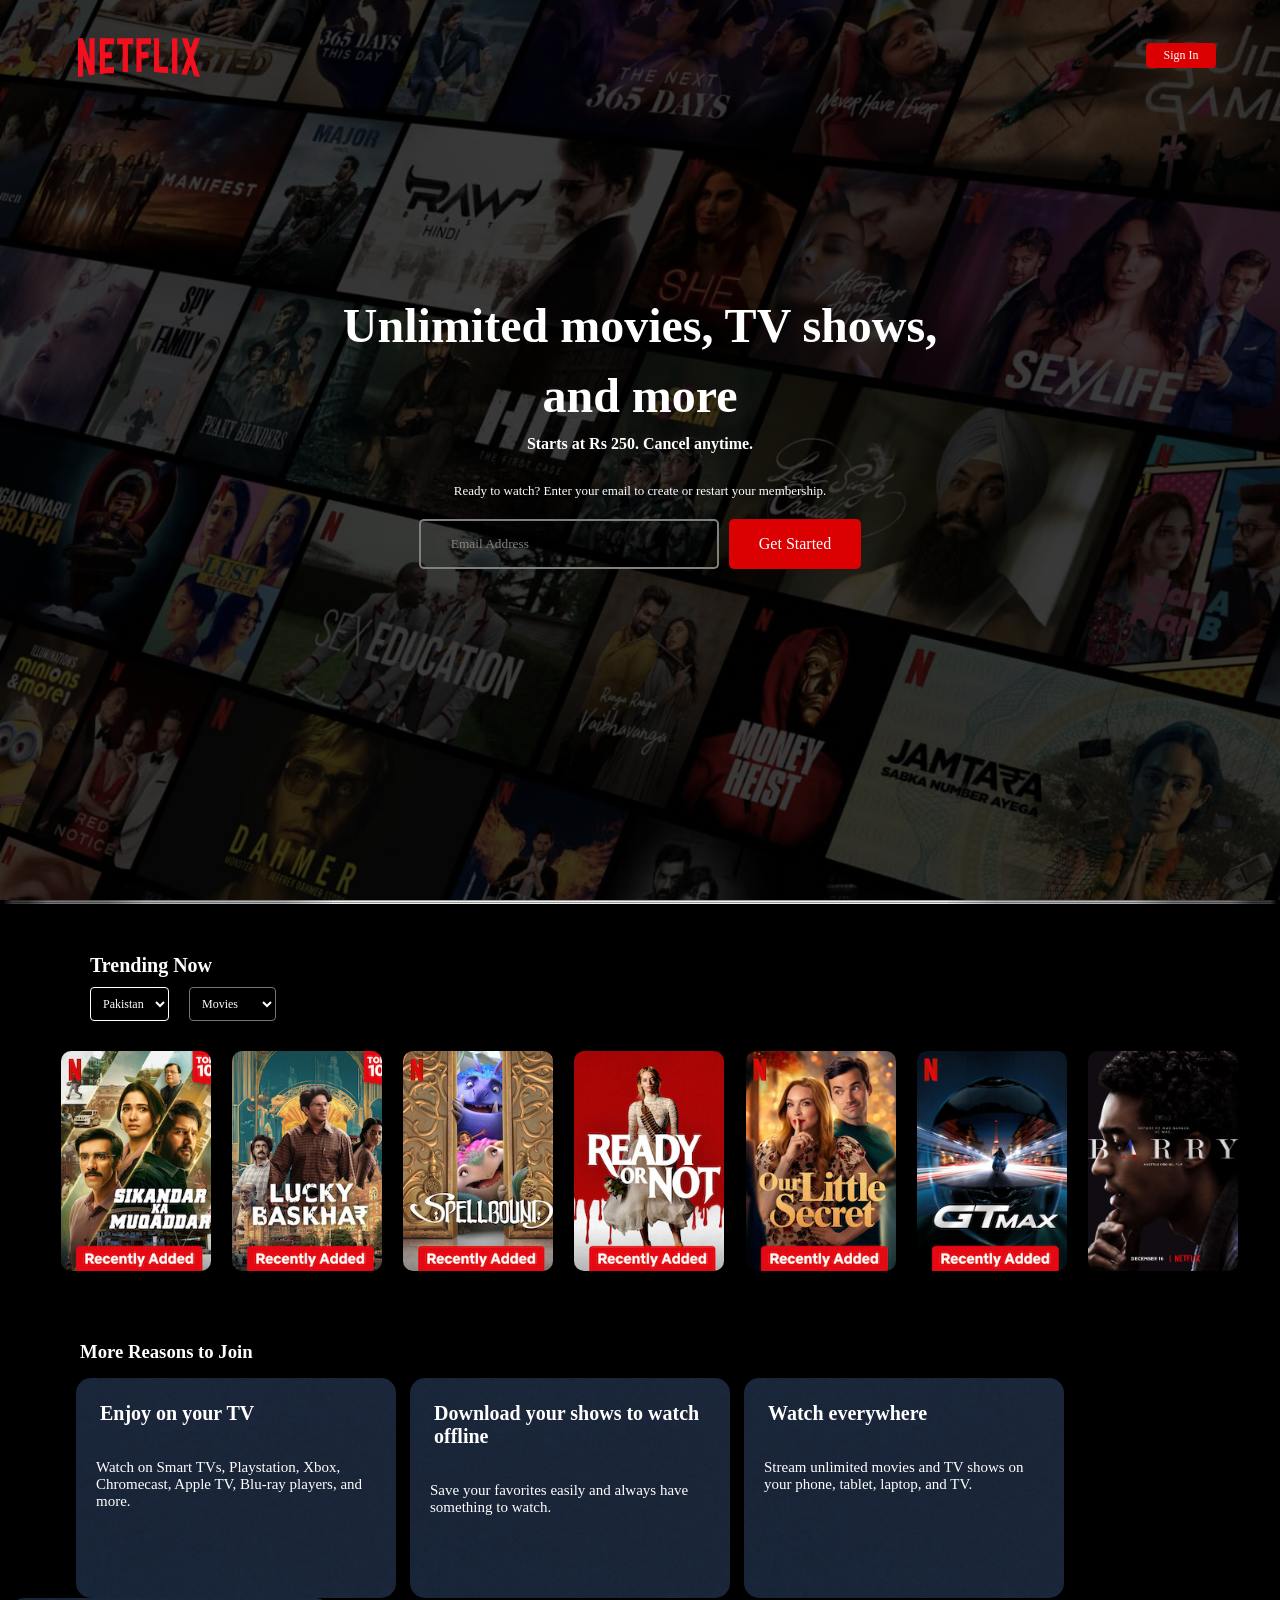
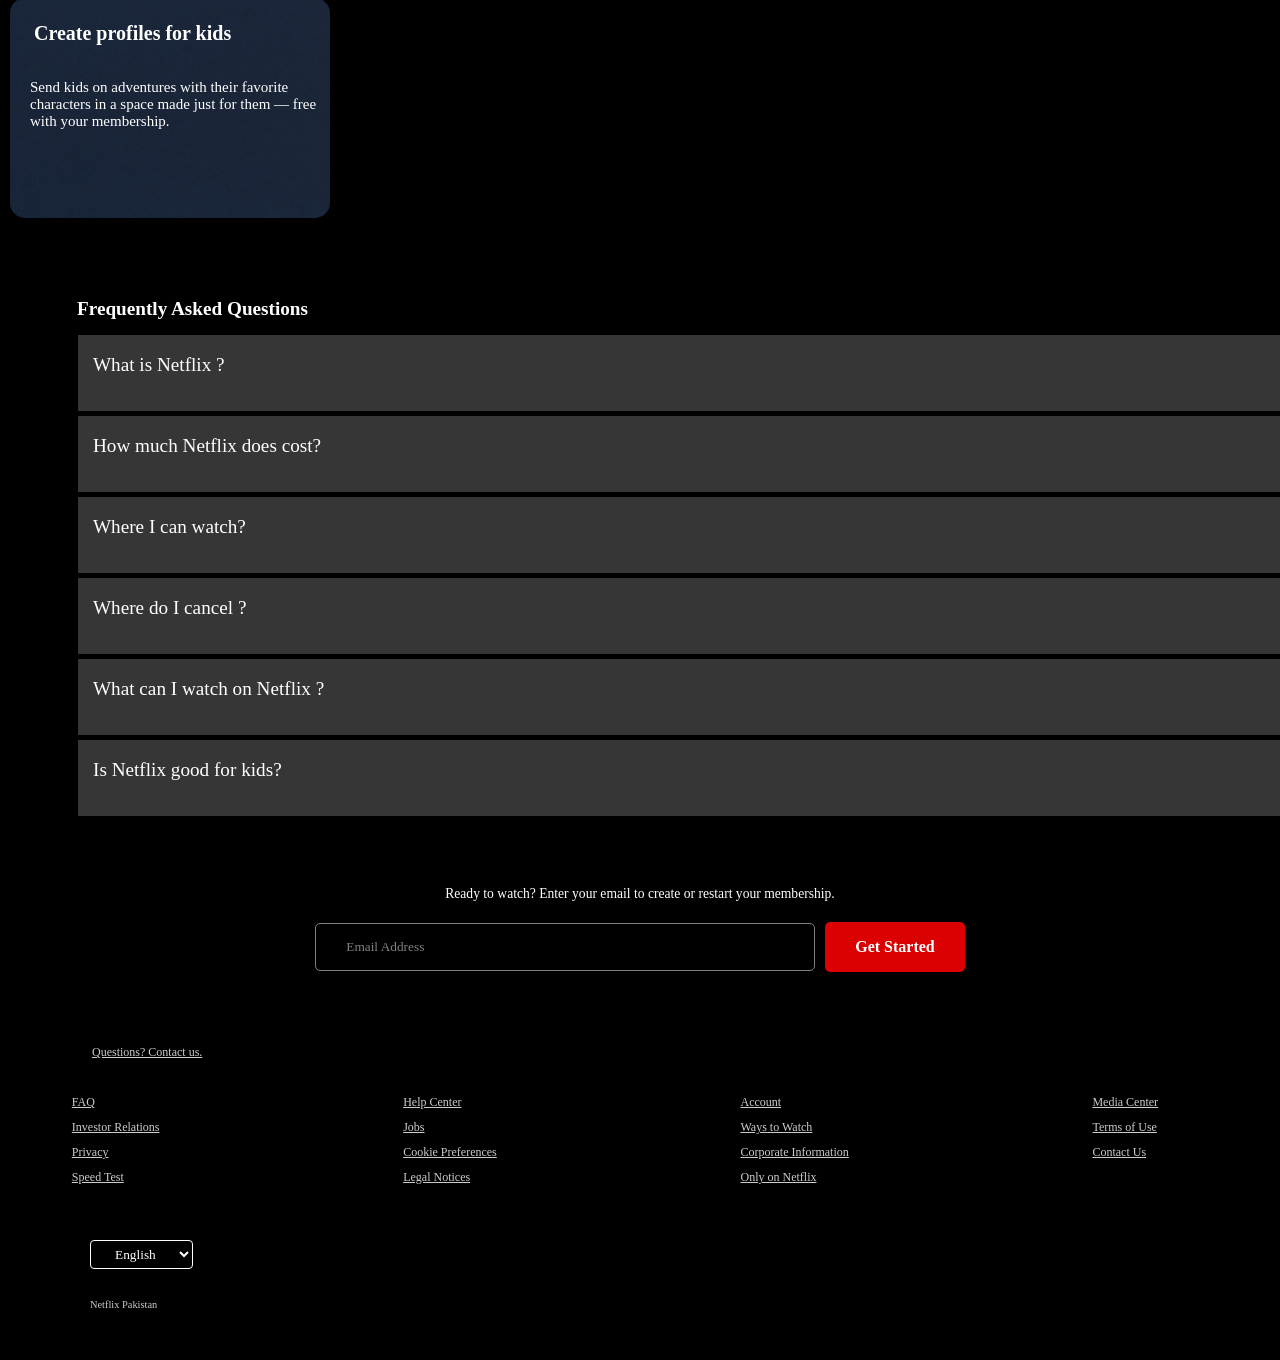
<file: index.html>
<!DOCTYPE html>
<html lang="en">
<head>
    <meta charset="UTF-8">
    <meta name="viewport" content="width=device-width, initial-scale=1.0">
    <title>Netflix-Pakistan Watch</title>
    <link rel="stylesheet" href="/index.css">
</head>
<body>
    <div class="header">
        <nav>
            <img src="/pngwing.com.png" class="logo">
            <div>
            <button>
                <a href="/signIn.html" target="_main">Sign In</a>
            </button>
            </div>
        </nav>

        <div class="header-content">
            <h1>Unlimited movies, TV shows, and more</h1>
            <h3>Starts at Rs 250. Cancel anytime.</h3>
            <p>Ready to watch? Enter your email to create or restart your membership.</p>

            <div class="enter">
                <div class="email-signup1">
                    <input type="text" placeholder="Email Address" >
                </div>
    
                <div class="email-signup2">
                    <button type="submit">Get Started</button>
                </div>
            </div>
        </div>
        </div>

        <hr><hr>


    <div class="feactures">
        <h4>Trending Now</h4>
        <div class="count">
            <select class="country">
                <option value="Pakistan">Pakistan</option>
                <option value="Global">Global</option>
            </select>

            <div class="sel">
                <select class="show">
                    <option value="Movies">Movies</option>
                    <option value="Tv Shows">Tv Shows</option>
                </select>
            </div>
        </div>

        <div class="pictures">
            <div class="pic1"></div>
            <div class="pic2"></div>
            <div class="pic3"></div>
            <div class="pic4"></div>
            <div class="pic5"></div>
            <div class="pic6"></div>
            <div class="pic7"></div>
            <div class="pic8"></div>
        </div>

        <div class="texts">
            <h3>More Reasons to Join</h3>
            <div class="text1">
                <h4>Enjoy on your TV</h4>
                <p>Watch on Smart TVs, Playstation, Xbox, Chromecast, Apple TV, Blu-ray players, and more.</p>
            </div>

            <div class="text2">
                <h4>Download your shows to watch offline</h4>
                <p>Save your favorites easily and always have something to watch.</p>
            </div>
            
            <div class="text3">
                <h4>Watch everywhere</h4>
                <p>Stream unlimited movies and TV shows on your phone, tablet, laptop, and TV.</p>
            </div>

            <div class="text4">
                <h4>Create profiles for kids</h4>
                <p>Send kids on adventures with their favorite characters in a space made just for them — free with your membership.</p>
            </div>
        </div>
    </div>

    <div class="ques">
        <h4>Frequently Asked Questions</h4>

        <div class="quesrow">
            <button>What is Netflix ?</button>
            <button>How much Netflix does cost?</button>
            <button>Where I can watch?</button>
            <button>Where do I cancel ?</button>
            <button>What can I watch on Netflix ?</button>
            <button>Is Netflix good for kids?</button>
        </div>
    </div>

    <div class="endcontent">
        <p>Ready to watch? Enter your email to create or restart your membership.</p>

        <div class="enter">
            <div class="email-signup1">
                <input type="text" placeholder="Email Address" >
            </div>

            <div class="email-signup2">
                <button type="submit">Get Started</button>
            </div>
        </div>
    </div>

    <div class="footer">
        <a href="#">Questions? Contact us.</a>
    </div>

    <div class="footer1">
        <ul class="col0">
            <a href="#">FAQ</a>
            <a href="#">Investor Relations</a>
            <a href="#">Privacy</a>
            <a href="#">Speed Test</a>
        </ul>

        <ul class="col1">
            <a href="#">Help Center</a>
            <a href="#">Jobs</a>
            <a href="#">Cookie Preferences</a>
            <a href="#">Legal Notices</a>
        </ul>

        <ul class="col2">
            <a href="#">Account</a>
            <a href="#">Ways to Watch</a>
            <a href="#">Corporate Information</a>
            <a href="#">Only on Netflix</a>
        </ul>

        <ul class="col3">
            <a href="#">Media Center</a>
            <a href="#">Terms of Use</a>
            <a href="#">Contact Us</a>
        </ul>
    </div>

    <div class="endfooter">
       <select class="lang">
        <option value="English">English</option>
       </select>
       <p>Netflix Pakistan</p>
    </div>
</body>
</html>
</file>
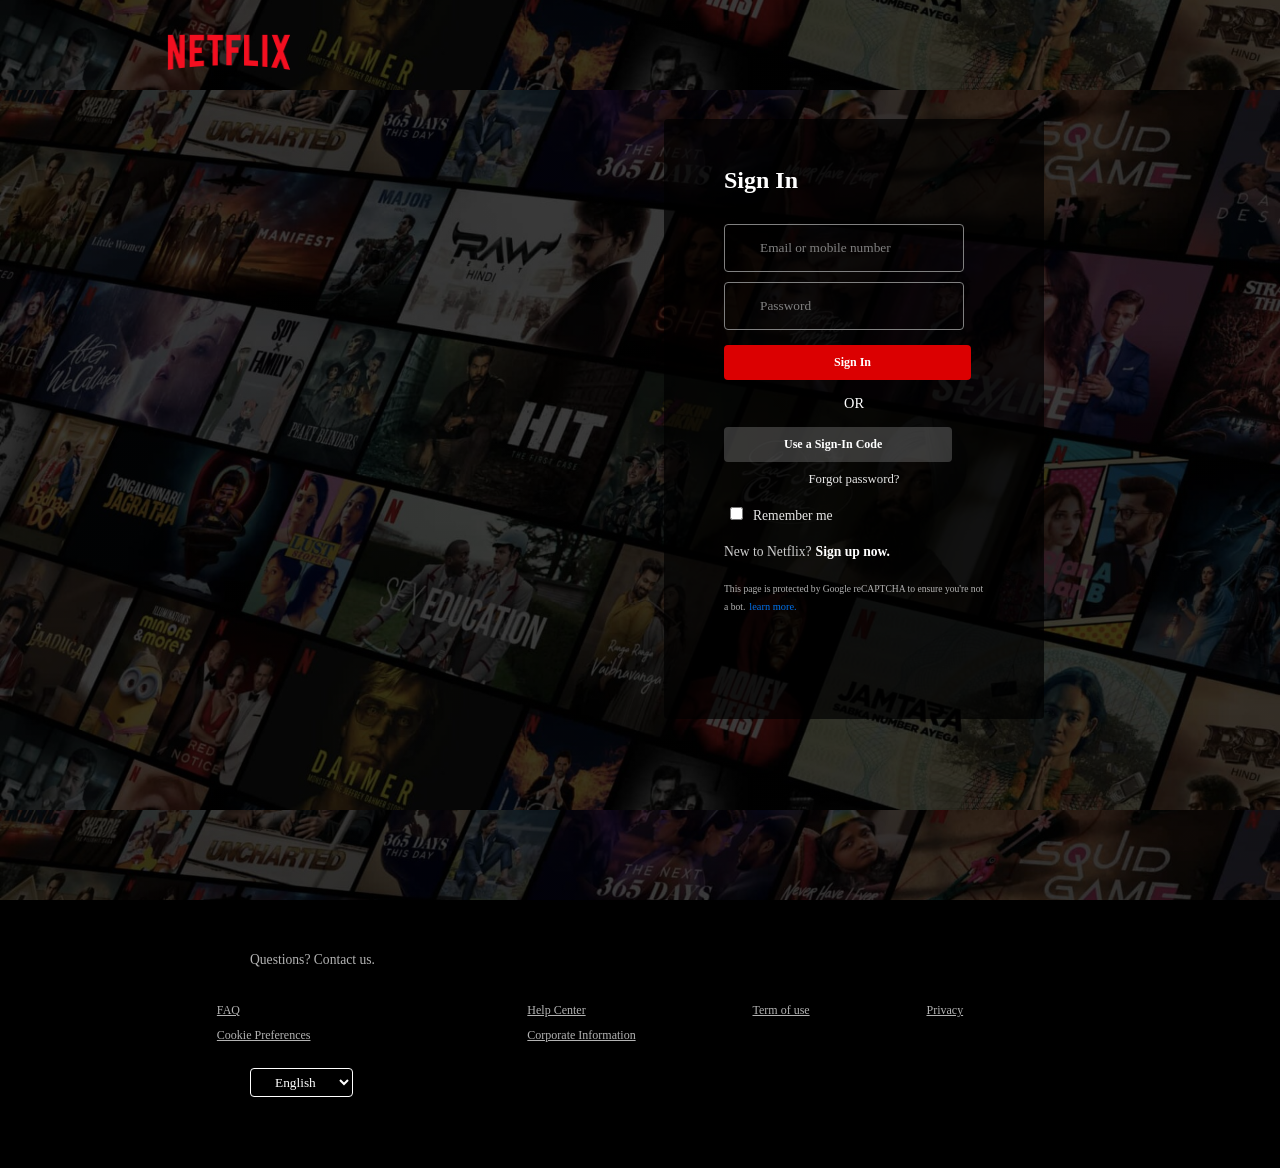
<file: signIn.html>
<!DOCTYPE html>
<html lang="en">
<head>
    <meta charset="UTF-8">
    <meta name="viewport" content="width=device-width, initial-scale=1.0">
    <title>Netflix</title>
    <link rel="stylesheet" href="/signIn.css">
</head>
<body>
    <div class="header">
        <img src="/pngwing.com.png" class="logo">

        <div class="allsignin">
            <div class="heading">
                <h2>Sign In</h2>
            </div>
    
            <div class="content1">
                <input type="text" placeholder="Email or mobile number">
            </div>

            <div class="content2">
                <input type="password" placeholder="Password">
            </div>

            <div class="click">
                <button>Sign In</button>
                <p>OR</p>
            </div>

            <div class="code">
                <button>Use a Sign-In Code</button><br>
                <a href="#">Forgot password?</a>
            </div>

            <div class="sel">
                <input type="checkbox">
                <p>Remember me</p>
            </div>

            <div class="tag">
                <p>New to Netflix?</p>
                <a href="#">Sign up now.</a>
            </div>
            <br>
            <div class="end">
                <p>This page is protected by Google reCAPTCHA to ensure you're not a bot.</p>
                <a href="#">learn more.</a>
            </div>
        </div>
    </div>


    <div class="footer">
        <a href="#">Questions? Contact us.</a>
    </div>

    <div class="footer1">
        <ul class="col0">
            <a href="#">FAQ</a>
            <a href="#">Cookie Preferences</a>
        </ul>

        <ul class="col1">
            <a href="#">Help Center</a>
            <a href="#">Corporate Information</a>
        </ul>

        <ul class="col2">
            <a href="#">Term of use</a>
        </ul>

        <ul class="col3">
            <a href="#">Privacy</a>
        </ul>
    </div>

    <div class="endfooter">
        <select class="lang">
         <option value="English">English</option>
        </select>
     </div>
</body>
</html>
</file>
<file: index.css>
*{
    padding: 0px;
    margin: 0px;
    font-family: 'poppins' , 'sans-serif';
    box-sizing: border-box;
}

body{
    background-color: black;
    color: #fff;
}

.header{
    width: 100%;
    height: 100vh;
    background-image: linear-gradient(rgba(0,0,0,0.7) , rgba(0,0,0,0.7)) , url(/header-image.jpg);
    background-size: cover;
    background-position: center;
    padding: 5px 5%;
    position: relative;
}

nav{
    display: flex;
    align-items: center;
    justify-content: space-between;
}

.logo{
    height: 100px;
    width: 150px;
    cursor: pointer;
}


nav button a{
    text-decoration: none;
    color: white;
}
nav button{
    color: #fff;
    background-color: #db0001;
    border: 0;
    outline: 0;
    height: 25px;
    width: 70px;
    border-radius: 4px;
    padding: 7px , 12px;
    font-size: 12px;
    font-weight: 500;
    cursor: pointer;
}
nav button:hover{
    background-color:  rgba(219, 0, 1, 0.8);
}

.header-content{
    position:absolute;
    top: 40%;
    left: 50%;
    transform : translate(-50% , -50%);
    text-align: center;
    margin-top: 70px;
}

.header-content h1{
    margin-bottom: 0.25rem;
    font-size: 3rem;
    line-height: 70px;
    font-weight: 700;
    max-width: 650px;
}

.header-content h3{
    font-weight: 600;
    margin-bottom: 20px;
    font-size:medium;
}

.header-content p{
    margin-top: 30px;
    font-size: small;
}

hr{
    color: #db0001;
    border-radius: 100%;
}

.enter{
    display: flex;
    justify-content: center;
    align-items: center;

}

.email-signup1 input{
    margin-top: 20px;
    border: 0.01 solid white;
    outline: 0;
    margin-right: 10px;
    background: transparent;
    color: #fff;
    padding: 15px 30px ;
    overflow: hidden;
    border-radius: 5px;
    width: 300px;
    filter: contrast(0);
}
.email-signup1 input:hover{
    border: white 3px solid;
}

.email-signup2 button{
    margin-top: 20px;
    background-color: rgb(219, 0, 1);
    border: 0;
    outline: 0;
    font-size: 16px;
    color: #fff;
    cursor: pointer;
    padding: 16px 30px ;
    border-radius: 5px;
}
.email-signup2 button:hover{
    background-color: rgba(219, 0, 1, 0.8);
}


.feactures h4{
    margin-top: 50px;
    margin-left: 90px;
    font-size: 20px;
    font-weight: 600;
}

.count{
    display: flex;
}

.country{
    margin-top: 10px;
    margin-left: 90px;
    padding: 8px 8px;
    font-size: 12px;
    border-radius: 4px;
    cursor: pointer;
    background-color: transparent;
    color: #fff;
    border: 0.5px solid white;
}

.show{
    margin-top: 10px;
    margin-left: 20px;
    padding: 8px 8px;
    font-size: 12px;
    border-radius: 4px;
    cursor: pointer;
    background-color: transparent;
    color: #fff;
}

.pictures{
    margin-top: 30px;
    margin-left: 40px;
    display: flex;
    justify-content: space-evenly;
}

.pic1{
    background-image: url(/pic1.jpg);
    background-size: cover;
    background-size: cover;
    height: 220px;
    width: 150px;
    border-radius: 10px;
    cursor: pointer;
}
.pic1:hover{
    height: 230px;
    width: 160px;
    transition-delay: 0s;
    transition: ease-in-out;
}

.pic2{
    background-image: url(/pic3.jpg);
    background-size: cover;
    height: 220px;
    width: 150px;
    border-radius: 10px;
    cursor: pointer;
}
.pic2:hover{
    height: 230px;
    width: 160px;
    transition-delay: 0s;
    transition: ease-in-out;
}

.pic3{
    background-image: url(/pic4.jpg);
    background-size: cover;
    height: 220px;
    width: 150px;
    border-radius: 10px;
    cursor: pointer;
}
.pic3:hover{
    height: 230px;
    width: 160px;
    transition-delay: 0s;
    transition: ease-in-out;
}

.pic4{
    background-image: url(/pic12.jpg);
    background-size: cover;
    height: 220px;
    width: 150px;
    border-radius: 10px;
    cursor: pointer;
}
.pic4:hover{
    height: 230px;
    width: 160px;
    transition-delay: 0s;
    transition: ease-in-out;
}

.pic5{
    background-image: url(/pic13.jpg);
    background-size: cover;
    height: 220px;
    width: 150px;
    border-radius: 10px;
    cursor: pointer;
}
.pic5:hover{
    height: 230px;
    width: 160px;
    transition-delay: 0s;
    transition: ease-in-out;
}

.pic6{
    background-image: url(/pic14.jpg);
    background-size: cover;
    height: 220px;
    width: 150px;
    border-radius: 10px;
    cursor: pointer;
}
.pic6:hover{
    height: 230px;
    width: 160px;
    transition-delay: 0s;
    transition: ease-in-out;
}

.pic7{
    background-image: url(/pic8.jpg);
    background-size: cover;
    height: 220px;
    width: 150px;
    border-radius: 10px;
    cursor: pointer;
}
.pic7:hover{
    height: 230px;
    width: 160px;
    transition-delay: 0s;
    transition: ease-in-out;
}

.texts h3{
    margin-top: 70px;
    margin-left: 80px;
}

.texts div{
    display: inline-table;
}

.text1{
    margin-top: 15px;
    margin-left:76px ;
    background-image: url(/text2.jpg);
    background-size: cover;
    height: 220px;
    width: 320px;
    border-radius: 15px;
}

.text1 h4{
    margin: 0;
    font-size: 20px ;
    display: flex;
    align-items: center;
    padding: 24px ;
}

.text1 p{
    margin-left: 10px;
    font-size: 15px;
    padding: 10px;
}

.text2{
    margin-left: 10px;
    background-image: url(/text2.jpg);
    background-size: cover;
    height: 220px;
    width: 320px;
    border-radius: 15px;
}

.text2 h4{
    margin: 0;
    font-size: 20px ;
    display: flex;
    align-items: center;
    padding: 24px ;
}

.text2 p{
    margin-left: 10px;
    font-size: 15px;
    padding: 10px;
}

.text3{
    margin-left: 10px;
    background-image: url(/text2.jpg);
    background-size: cover;
    height: 220px;
    width: 320px;
    border-radius: 15px;
    margin-top: 10px;
}

.text3 h4{
    margin: 0;
    font-size: 20px ;
    display: flex;
    align-items: center;
    padding: 24px ;
}

.text3 p{
    margin-left: 10px;
    font-size: 15px;
    padding: 10px;
}

.text4{
    margin-left: 10px;
    background-image: url(/text2.jpg);
    background-size: cover;
    height: 220px;
    width: 320px;
    border-radius: 15px;
}

.text4 h4{
    margin: 0;
    font-size: 20px ;
    display: flex;
    align-items: center;
    padding: 24px ;
}

.text4 p{
    margin-left: 10px;
    font-size: 15px;
    padding: 10px;
}

.ques h4{
    margin-left: 77px;
    margin-top: 80px;
    font-size: 1.2rem;
    margin-bottom: 10px;
}

.ques{
    width: 100%;
}

.quesrow{
    display: flex;
    align-items: center;
    justify-content: center;
    flex-direction: column;
}

.quesrow button{
    color: #fff;
    text-align: start;
    margin-top: 5px;
    font-size: larger;
    padding: 19px 15px;
    width: 1320px;
    align-self: flex-start;
    margin-left: 78px;
    border-radius: 0;
    outline: 0;
    border: 0px;
    background-color: rgb(54, 54, 54);
}
.quesrow button:hover{
    background-color: rgb(75, 73, 73);
}

.quesrow button::after{
    content: '+';
    float: right;
    font-size: 34px;
    font-weight: lighter;
}

.endcontent p{
    display: flex;
    justify-content: center;
    font-size: 0.85rem;
    margin-top: 70px;
}

.endcontent .enter .email-signup1 input{
    width: 500px;
    border: 0.5px solid white;
    border-radius: 5px;
    filter: contrast(0);
}
.endcontent .enter .email-signup1 input:hover{
    border: #fff 2px solid;
}

.endcontent .enter .email-signup2 button{
    border-radius: 5px;
    font-weight: bold;
}

.footer{
    margin-top: 70px;
    margin-left: 92px;
}

.footer a{
    color: rgba(255, 255, 255,0.8);
    font-size: 0.75rem;
}

.footer1{
    color: rgba(255, 255, 255,0.8);
    height: 300px;
    display: flex;
    justify-content: space-around;
    margin-left: -50px;
}

ul{
    margin-top: 25px; 
}

ul a{
    display: block;
    color: rgba(255, 255, 255,0.8);
    font-size: 0.75rem;
    margin-top: 10px;
}

.endfooter{
    margin-left: 90px;
    margin-top: -120px;
}
.endfooter .lang{
    border: 0.1px solid white;
    color: #fff;
    padding: 5px 20px;
    background-color: transparent;
    border-radius: 4px;
}

.endfooter p{
    color:rgba(255, 255, 255,0.8) ;
    font-size: 0.65rem;
    margin-top: 30px;
}
</file>
<file: signIn.css>
*{
    margin: 0px;
    padding: 0px;
    font-family: 'poppins' , 'sans-serif';
    box-sizing: border-box;
}

body{
    color: white;
    background-color: black;
}
.header{
    width: 100%;
    height: 100vh;
    background-image: linear-gradient(rgba(0,0,0,0.7) , rgba(0,0,0,0.7)) , url(/header-image.jpg);
    background-size: contain;
    background-position: center;
    padding: 5px 5%;
    position: relative;
}

.logo{
    margin-left: 90px;
    height: 90px;
    width: 150px;
    cursor: pointer;
}

.allsignin{
    color: rgb(255,255,255);
    height: 600px;
    width: 380px;
    background-color: rgba(0,0,0,0.7);
    padding: 48px 60px;
    border-radius: 4px;
    margin-left: 600px;
    margin-top: 20px;
}

.heading h2{
    color: rgb(255,255,255);
    align-items: left;
    margin-bottom: 10px;
    font-size: 1.5rem;
    font-weight: 700;
}

.content1 input{
    padding: 15px 35px;
    border: 0.1px solid white;
    color: white;
    background-color: transparent;
    margin-top: 20px;
    outline: white;
    border-radius: 4px;
    filter: contrast(0);
}
.content1 input:hover{
    border: #fff 2px solid;
}

.content2 input{
    padding: 15px 35px;
    border: 0.1px solid white;
    color: white;
    background: transparent;
    margin-top: 10px;
    outline: white;
    border-radius: 4px;
    filter: contrast(0);
}
.content2 input:hover{
    border: #fff 2px solid;
}

.click button{
    align-items: center;
    color: white;
    background-color: rgb(219, 0, 1);
    border: 0px;
    outline: none;
    padding: 10px 100px 10px 110px;
    margin-top: 15px;
    border-radius: 4px;
    font-weight: 700;
    font-size: 0.75rem;
    margin-left: 0px;
}
.click button:hover{
    background-color: rgba(219, 0, 1, 0.8);
}

.click p{
    margin-top: 15px;
    display: flex;
    justify-content: center;
    color: rgb(255,255,255);
    font-weight: 100;
    font-size: 0.9rem;
}

.code button{
    margin-top: 15px;
    padding: 10px 70px 10px 60px;
    border-radius: 4px;
    outline: none;
    background-color: rgba(128,128,128,0.4);
    border: 0px;
    color: white;
    font-weight: 700;
    font-size: 0.75rem;
}
.code button:hover{
    background-color: rgba(128,128,128,0.3);
}

.code a{
    text-decoration: none;
    color: rgba(255,255,255,0.9);;
    display: flex;
    justify-content: center;
    margin-top: 10px;
    font-size: 0.8rem;
}
.code a:hover{
    text-decoration: underline;
}

.sel input{
    width: 25px;
    display: inline-block;
    justify-content: start;
    margin-top: 20px;
    font-size: 0.5rem;
    padding: 44px 44px ;
}

.sel p{
    display: inline-block;
    justify-content: center;
    font-size: 0.85rem;
    color: rgba(255,255,255,0.9);
    cursor: pointer;
}

.tag p{
    display: inline-flex;
    margin-top: 20px;
    font-size: 0.85rem;
    font-weight: lighter;
    color: rgba(255,255,255,0.8);
}

.tag a{
    text-decoration: none;
    color: white;
    font-size: 0.85rem;
    font-weight: 700;
}
.tag a:hover{
    text-decoration: underline;
}

.end p{
    display: inline;
    margin-top: 25px;
    font-size: 0.6rem;
    color: rgba(255,255,255,0.7);
}
.end a{
    color: #0071eb;
    font-size: 0.65rem;
    text-decoration: none;
}
.end a:hover{
    text-decoration: underline;
}

.footer{
    background-color: black;
    margin-top: 50px;
}

.footer a{
    font-size: 0.85rem;
    color: rgba(255, 255, 255,0.7);
    margin-left: 250px;
    text-decoration: none;
}
.footer a:hover{
    text-decoration: underline;
}

.footer1{
    background-color: black;
    color: rgba(255, 255, 255,0.7);
    height: 200px;
    display: flex;
    justify-content: space-evenly;
    box-sizing: border-box;
}

ul{
    margin-top: 25px; 
}

ul a{
    display: block;
    color: rgba(255, 255, 255,0.7);
    font-size: 0.75rem;
    margin-top: 10px;
}

.col0{
    margin-left: -100px;
}

.col1{
    margin-left: -100px;
}

.col2{
    margin-left: -200px;
}

.col3{
    margin-left: -200px;
}

.endfooter{
    margin-left: 250px;
    margin-top: -100px;
}
.endfooter .lang{
    border: 0.1px solid white;
    color: #fff;
    padding: 5px 20px;
    background-color: transparent;
    border-radius: 4px;
}
</file>
